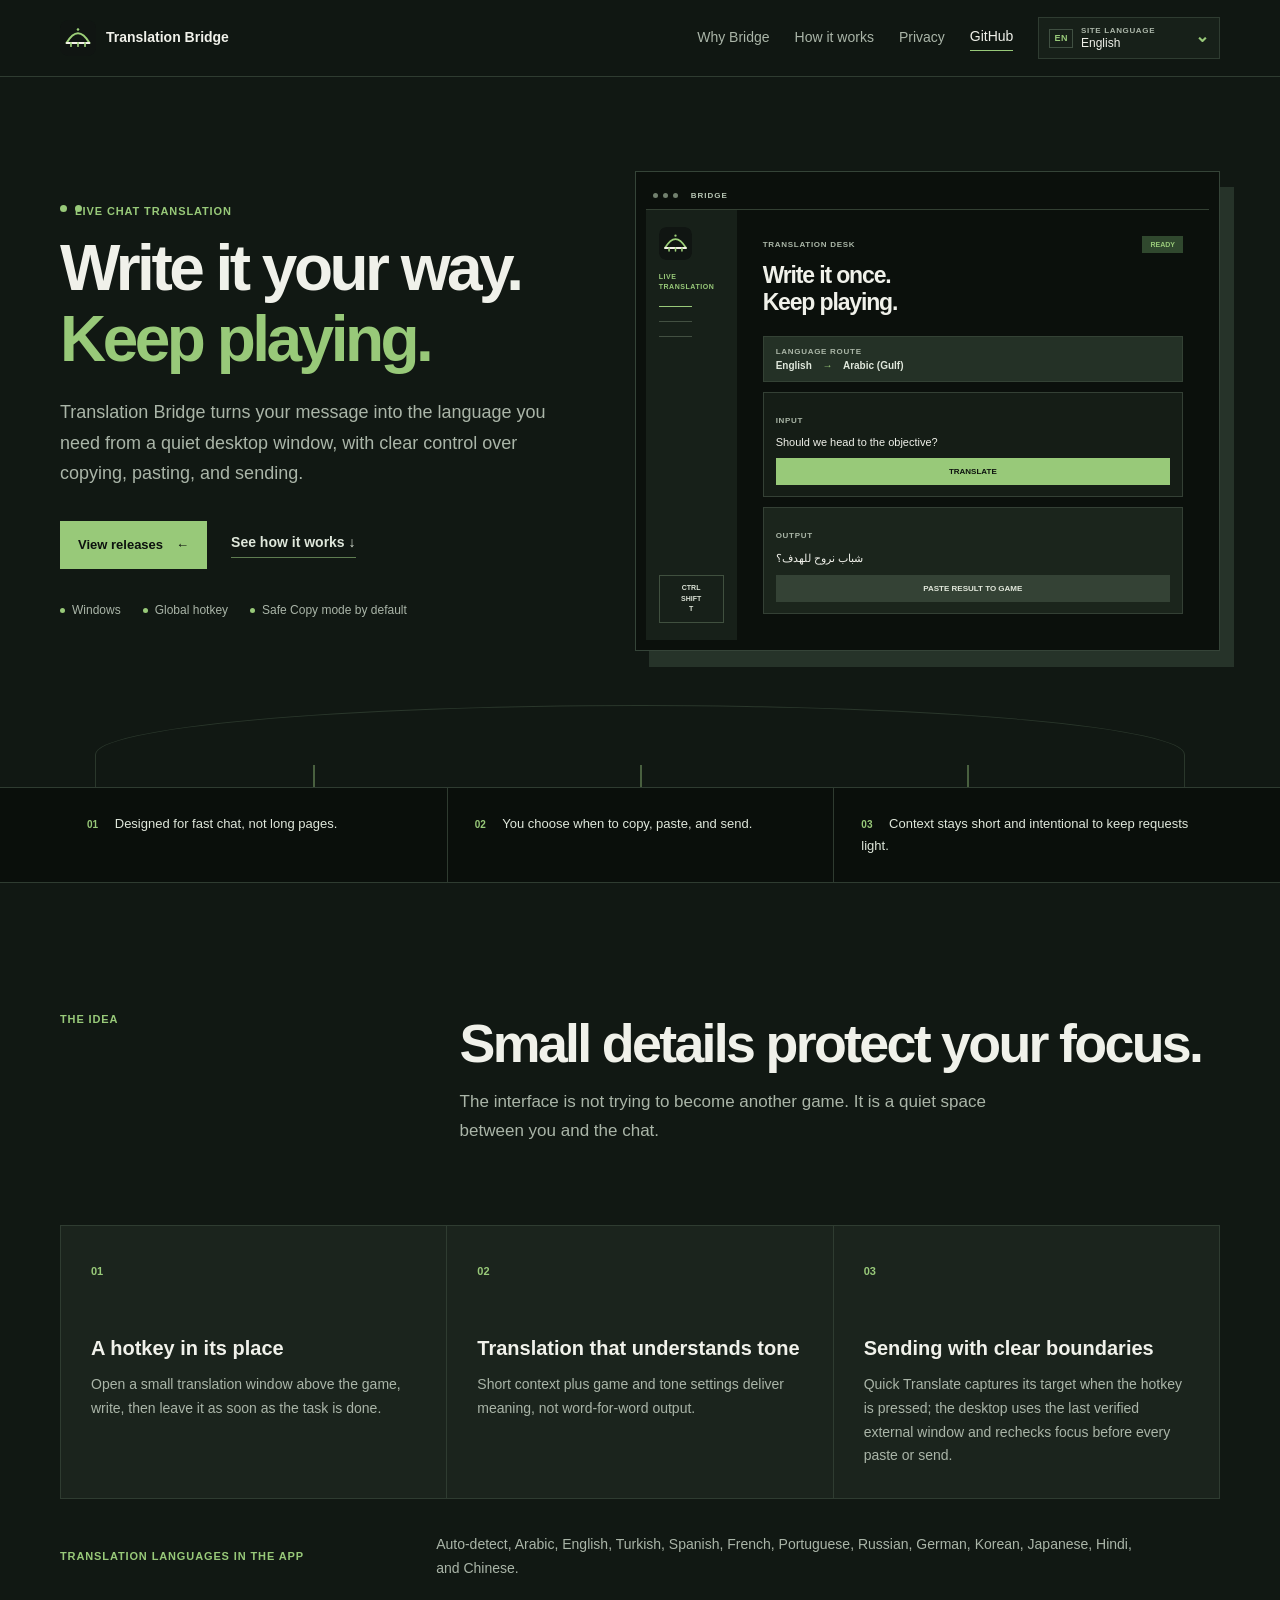
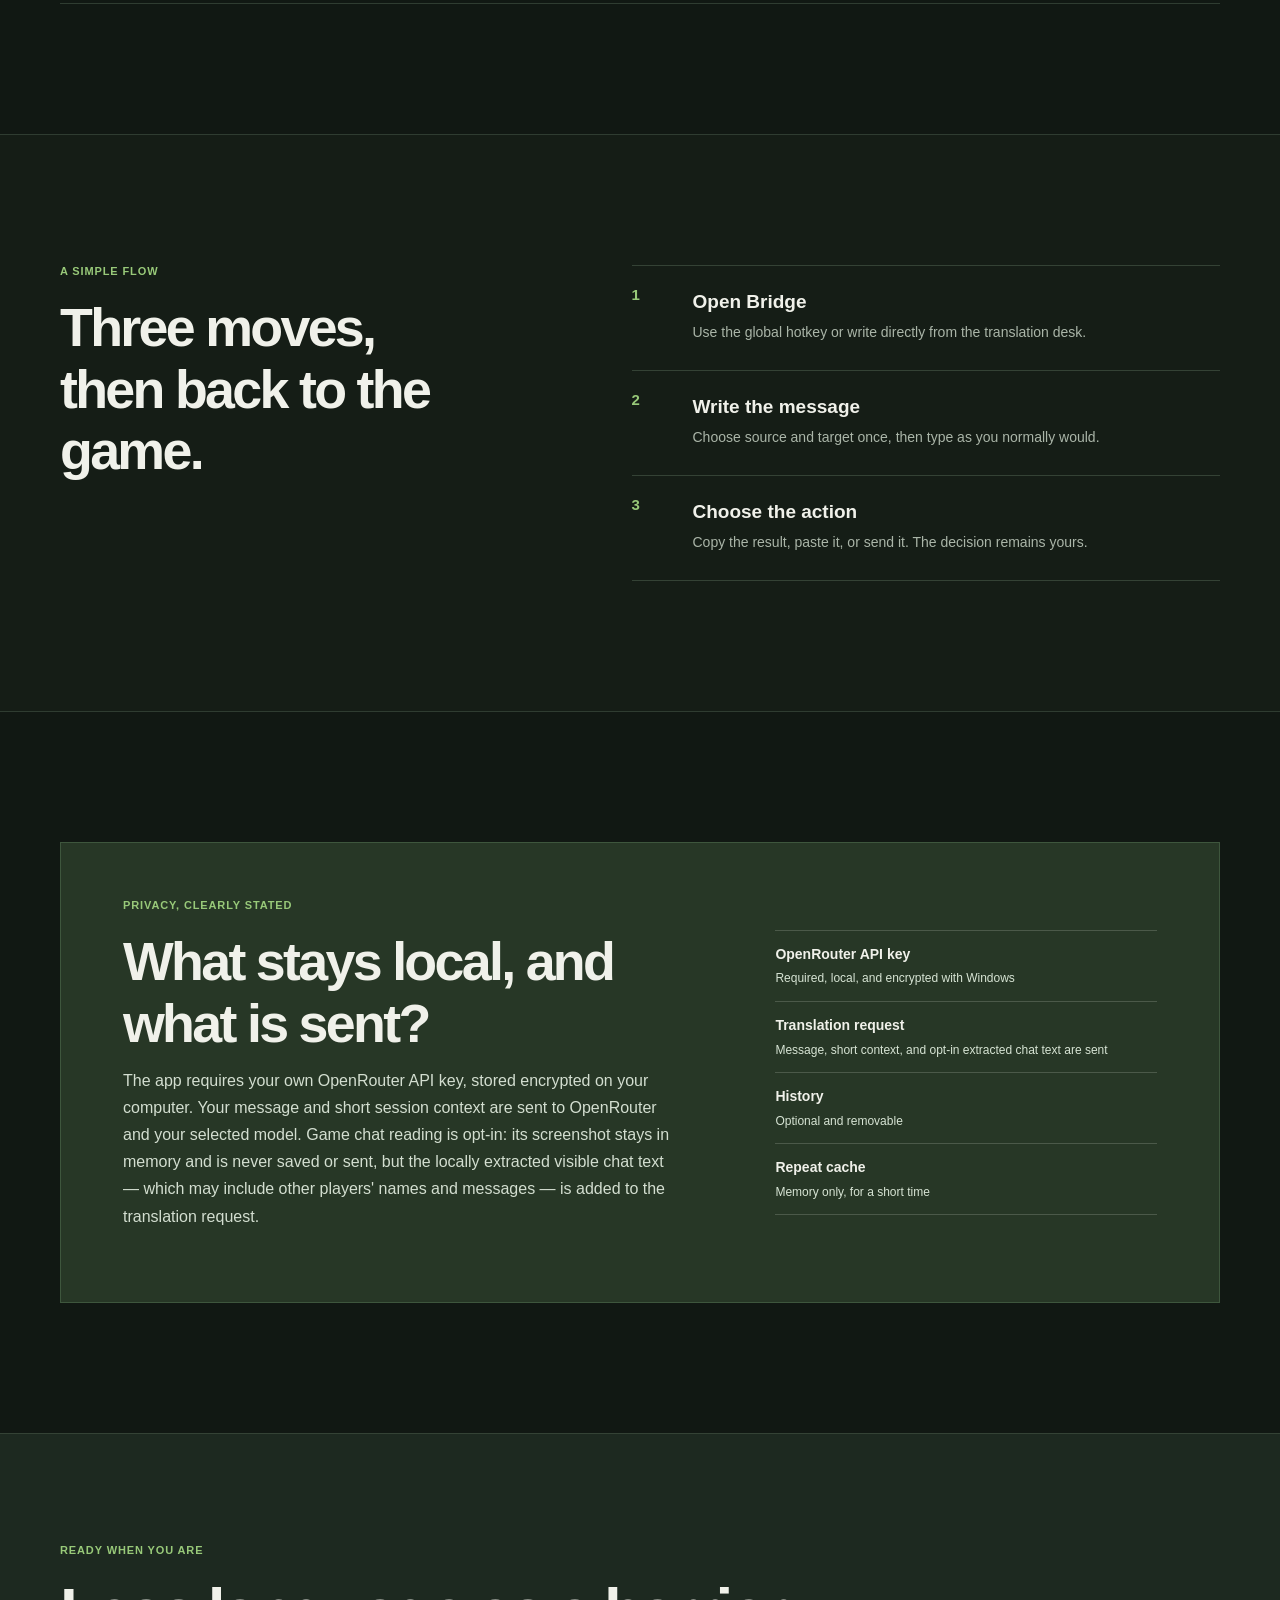
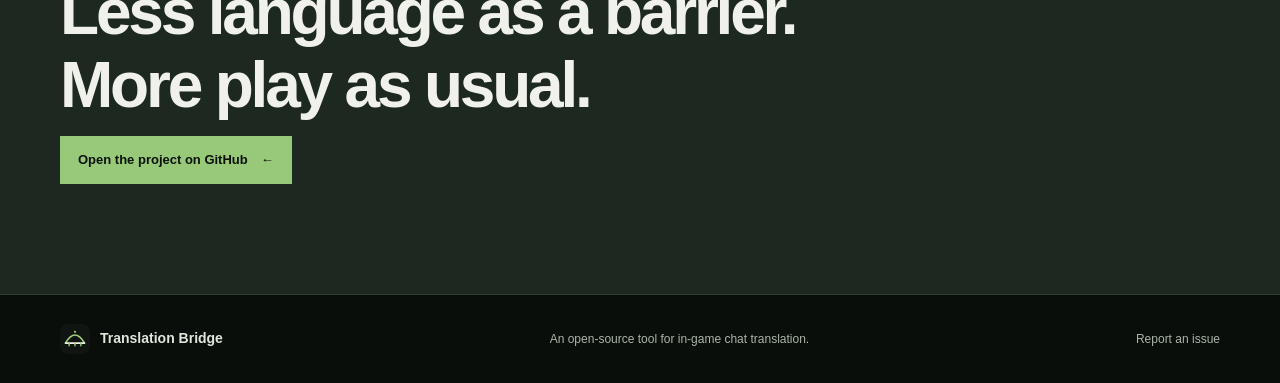
<file: docs/index.html>
<!doctype html>
<html lang="ar" dir="rtl">
<head>
  <meta charset="utf-8">
  <meta name="viewport" content="width=device-width, initial-scale=1">
  <meta name="description" content="أداة ويندوز خفيفة لترجمة محادثات الألعاب، مع اختصار عالمي وتحكم واضح في النسخ واللصق والإرسال.">
  <meta name="theme-color" content="#101512">
  <link rel="canonical" href="https://kenshln47.github.io/TRANSLATION-BRIDGE/">
  <meta property="og:type" content="website">
  <meta property="og:site_name" content="Translation Bridge">
  <meta property="og:locale" content="ar_SA">
  <meta property="og:locale:alternate" content="en_US">
  <meta property="og:title" content="Translation Bridge — اكتب بطريقتك وخلك في اللعب">
  <meta property="og:description" content="ترجمة عملية لمحادثات الألعاب بدون تشتيت.">
  <meta property="og:url" content="https://kenshln47.github.io/TRANSLATION-BRIDGE/">
  <meta property="og:image" content="https://kenshln47.github.io/TRANSLATION-BRIDGE/og-image.png">
  <meta property="og:image:width" content="1200">
  <meta property="og:image:height" content="630">
  <meta property="og:image:alt" content="Translation Bridge — ترجمة محادثات الألعاب">
  <meta name="twitter:card" content="summary_large_image">
  <meta name="twitter:title" content="Translation Bridge — اكتب بطريقتك وخلك في اللعب">
  <meta name="twitter:description" content="ترجمة عملية لمحادثات الألعاب بدون تشتيت.">
  <meta name="twitter:image" content="https://kenshln47.github.io/TRANSLATION-BRIDGE/og-image.png">
  <title>Translation Bridge — اكتب بطريقتك وخلك في اللعب</title>
  <link rel="icon" href="brand-mark.svg" type="image/svg+xml">
  <link rel="stylesheet" href="style.css">
</head>
<body>
  <a class="skip-link" href="#main" data-i18n="skip">تجاوز إلى المحتوى</a>

  <header class="site-header" data-header>
    <div class="container nav">
      <nav class="nav-links" id="site-nav" data-menu aria-label="التنقل الرئيسي" data-i18n-aria-label="navLabel">
        <a href="#why" data-i18n="navWhy">الفكرة</a>
        <a href="#flow" data-i18n="navFlow">كيف تعمل</a>
        <a href="#privacy" data-i18n="navPrivacy">الخصوصية</a>
        <a class="nav-github" href="https://github.com/kenshln47/TRANSLATION-BRIDGE" target="_blank" rel="noopener noreferrer">GitHub</a>
        <div class="language-switcher">
          <button class="language-button" type="button" aria-expanded="false" aria-controls="language-menu" aria-haspopup="listbox" data-language-toggle>
            <span class="language-button__flag" data-language-flag>AR</span>
            <span class="language-button__copy"><small data-i18n="languageLabel">لغة الموقع</small><span data-language-current>العربية</span></span>
            <span class="language-button__chevron" aria-hidden="true">⌄</span>
          </button>
          <div class="language-menu" id="language-menu" data-language-menu hidden>
            <div class="language-menu__heading"><span data-i18n="languageTitle">اختر لغة الموقع</span><small data-i18n="languageHint">واجهة الموقع متاحة بالعربية والإنجليزية</small></div>
            <div class="language-options" role="listbox" aria-label="لغات الموقع" data-i18n-aria-label="languageOptionsLabel">
              <button type="button" role="option" tabindex="-1" aria-selected="true" data-language="ar"><span class="language-option__code" aria-hidden="true">AR</span><span>العربية</span><span class="language-option__check" aria-hidden="true">✓</span></button>
              <button type="button" role="option" tabindex="-1" aria-selected="false" data-language="en"><span class="language-option__code" aria-hidden="true">EN</span><span>English</span><span class="language-option__check" aria-hidden="true">✓</span></button>
            </div>
          </div>
        </div>
      </nav>
      <a class="brand" href="#top" aria-label="Translation Bridge — الصفحة الرئيسية" data-i18n-aria-label="brandLabel">
        <img src="brand-mark.svg" width="36" height="36" alt="">
        <span>Translation Bridge</span>
      </a>
      <button class="menu-toggle" type="button" aria-expanded="false" aria-controls="site-nav" data-menu-toggle>
        <span></span><span></span><span></span><span class="sr-only" data-menu-label>فتح القائمة</span>
      </button>
    </div>
  </header>

  <main id="main">
    <section class="hero" id="top">
      <div class="container hero-grid">
        <div class="hero-copy reveal">
          <p class="eyebrow"><span></span> <span data-i18n="eyebrow">ترجمة للمحادثة، لا للضجيج</span></p>
          <h1 data-i18n-html="heroTitle">اكتب بطريقتك.<br><em>وخلك في اللعب.</em></h1>
          <p class="hero-text" data-i18n="heroText">Translation Bridge يحوّل رسائلك إلى اللغة التي تحتاجها من نافذة خفيفة، مع تحكم واضح في النسخ واللصق والإرسال.</p>
          <div class="hero-actions">
            <a class="button button-primary" href="https://github.com/kenshln47/TRANSLATION-BRIDGE/releases" target="_blank" rel="noopener noreferrer"><span data-i18n="release">عرض الإصدارات</span> <span aria-hidden="true">←</span></a>
            <a class="text-link" href="#flow"><span data-i18n="seeFlow">شوف طريقة العمل</span> <span aria-hidden="true">↓</span></a>
          </div>
          <ul class="hero-notes" aria-label="مزايا أساسية" data-i18n-aria-label="keyFeaturesLabel">
            <li data-i18n="noteWindows">ويندوز</li>
            <li data-i18n="noteHotkey">اختصار عالمي</li>
            <li data-i18n="noteCopy">وضع النسخ الآمن افتراضياً</li>
          </ul>
        </div>

        <div class="product-frame reveal" aria-label="تصور لواجهة Translation Bridge" data-i18n-aria-label="productPreviewLabel">
          <div class="window-bar"><span></span><span></span><span></span><b>BRIDGE</b></div>
          <div class="window-body">
            <aside class="mini-rail">
              <img src="brand-mark.svg" width="33" height="33" alt="">
              <small>LIVE<br>TRANSLATION</small>
              <div class="mini-line active"></div><div class="mini-line"></div><div class="mini-line"></div>
              <kbd>CTRL<br>SHIFT<br>T</kbd>
            </aside>
            <div class="mini-desk">
              <div class="mini-title"><span>TRANSLATION DESK</span><i>READY</i></div>
              <h2 data-i18n-html="deskTitle">Write it once.<br>Keep playing.</h2>
              <div class="route"><small>LANGUAGE ROUTE</small><strong data-demo-route>العربية <b>→</b> English</strong></div>
              <div class="mini-card"><small>INPUT</small><p data-demo-input>شباب نروح للهدف؟</p><button>TRANSLATE</button></div>
              <div class="mini-card output"><small>OUTPUT</small><p data-demo-output>Should we head to the objective?</p><button class="quiet">PASTE RESULT TO GAME</button></div>
            </div>
          </div>
        </div>
      </div>
      <div class="bridge-stroke" aria-hidden="true"><i></i><i></i><i></i></div>
    </section>

    <section class="proof" aria-label="مبادئ المنتج" data-i18n-aria-label="productPrinciplesLabel">
      <div class="container proof-grid reveal">
        <p><b>01</b> <span data-i18n="proofOne">مصمم للمحادثة السريعة، لا للصفحات الطويلة.</span></p>
        <p><b>02</b> <span data-i18n="proofTwo">أنت تختار متى تنسخ ومتى تلصق ومتى ترسل.</span></p>
        <p><b>03</b> <span data-i18n="proofThree">السياق قصير ومحدد حتى تبقى الاستجابة خفيفة.</span></p>
      </div>
    </section>

    <section class="section" id="why">
      <div class="container split-heading reveal">
        <p class="eyebrow" data-i18n="whyEyebrow">الفكرة</p>
        <div><h2 data-i18n="whyTitle">الأشياء الصغيرة هي التي تحافظ على تركيزك.</h2><p data-i18n="whyText">لذلك الواجهة لا تحاول أن تكون لعبة ثانية. هي مساحة هادئة بينك وبين الدردشة.</p></div>
      </div>
      <div class="container feature-grid">
        <article class="feature reveal"><span>01</span><h3 data-i18n="featureOneTitle">اختصار في مكانه</h3><p data-i18n="featureOneText">افتح نافذة ترجمة صغيرة فوق اللعبة، اكتب، ثم اختفِ منها مباشرة بعد إنهاء المهمة.</p></article>
        <article class="feature reveal"><span>02</span><h3 data-i18n="featureTwoTitle">ترجمة تفهم النبرة</h3><p data-i18n="featureTwoText">تستخدم الأداة سياقاً قصيراً وإعدادات للعبة والنبرة بدل ترجمة كلمة بكلمة.</p></article>
        <article class="feature reveal"><span>03</span><h3 data-i18n="featureThreeTitle">إرسال بحدود واضحة</h3><p data-i18n="featureThreeText">تحفظ النافذة السريعة هدفها لحظة ضغط الاختصار، وتستخدم الواجهة آخر نافذة خارجية موثقة مع إعادة فحص التركيز قبل كل لصق أو إرسال.</p></article>
      </div>
      <div class="container app-languages reveal" aria-labelledby="app-languages-title">
        <p class="eyebrow" id="app-languages-title" data-i18n="appLanguagesTitle">لغات الترجمة داخل التطبيق</p>
        <p data-i18n="appLanguagesText">اكتشاف تلقائي، العربية، الإنجليزية، التركية، الإسبانية، الفرنسية، البرتغالية، الروسية، الألمانية، الكورية، اليابانية، الهندية والصينية.</p>
      </div>
    </section>

    <section class="section flow-section" id="flow">
      <div class="container flow-layout">
        <div class="flow-intro reveal"><p class="eyebrow" data-i18n="flowEyebrow">خط سير بسيط</p><h2 data-i18n-html="flowTitle">ثلاث حركات،<br>وباقي الوقت للعب.</h2></div>
        <ol class="flow-list">
          <li class="reveal"><span>1</span><div><h3 data-i18n="stepOneTitle">افتح Bridge</h3><p data-i18n="stepOneText">استخدم الاختصار العالمي أو اكتب مباشرة من مساحة الترجمة.</p></div></li>
          <li class="reveal"><span>2</span><div><h3 data-i18n="stepTwoTitle">اكتب الرسالة</h3><p data-i18n="stepTwoText">حدد لغتي المصدر والهدف مرة، ثم اكتب بالطريقة المعتادة.</p></div></li>
          <li class="reveal"><span>3</span><div><h3 data-i18n="stepThreeTitle">اختر الفعل</h3><p data-i18n="stepThreeText">انسخ النتيجة فقط، الصقها، أو أرسلها — القرار يبقى لك.</p></div></li>
        </ol>
      </div>
    </section>

    <section class="section privacy" id="privacy">
      <div class="container privacy-card reveal">
        <div><p class="eyebrow" data-i18n="privacyEyebrow">خصوصية مفهومة</p><h2 data-i18n="privacyTitle">ما الذي يبقى محلياً، وما الذي يُرسل؟</h2><p data-i18n="privacyText">يتطلب التطبيق مفتاح OpenRouter خاصاً بك ويُحفظ مشفراً على جهازك. تُرسل رسالتك والسياق القصير إلى OpenRouter والنموذج المختار. قراءة شات اللعبة اختيارية: تبقى الصورة في الذاكرة ولا تُحفظ أو تُرسل، لكن نص الشات المرئي المستخرج محلياً — وقد يشمل أسماء ورسائل لاعبين آخرين — يُضاف إلى طلب الترجمة.</p></div>
        <ul>
          <li><b data-i18n="privacyKey">مفتاح OpenRouter</b><span data-i18n="privacyKeyText">مطلوب، ومحلي ومشفر في ويندوز</span></li>
          <li><b data-i18n="privacyProvider">طلب الترجمة</b><span data-i18n="privacyProviderText">تُرسل الرسالة والسياق القصير ونص الشات المستخرج عند تفعيله</span></li>
          <li><b data-i18n="privacyHistory">السجل</b><span data-i18n="privacyHistoryText">اختياري ويمكن مسحه</span></li>
          <li><b data-i18n="privacyCache">التخزين المؤقت</b><span data-i18n="privacyCacheText">في الذاكرة لمدة قصيرة فقط</span></li>
        </ul>
      </div>
    </section>

    <section class="final-cta">
      <div class="container reveal"><p class="eyebrow" data-i18n="ctaEyebrow">جاهز عندما تكون أنت جاهز</p><h2 data-i18n-html="ctaTitle">لغة أقل كحاجز.<br>لعب أكثر كالمعتاد.</h2><a class="button button-dark" href="https://github.com/kenshln47/TRANSLATION-BRIDGE" target="_blank" rel="noopener noreferrer"><span data-i18n="ctaButton">افتح المشروع على GitHub</span> <span aria-hidden="true">←</span></a></div>
    </section>
  </main>

  <footer class="footer"><div class="container"><a class="brand" href="#top"><img src="brand-mark.svg" width="30" height="30" alt=""><span>Translation Bridge</span></a><p data-i18n="footer">أداة مفتوحة المصدر لترجمة محادثات الألعاب.</p><a href="https://github.com/kenshln47/TRANSLATION-BRIDGE/issues" target="_blank" rel="noopener noreferrer" data-i18n="report">الإبلاغ عن مشكلة</a></div></footer>
  <script src="script.js"></script>
</body>
</html>
</file>
<file: docs/style.css>
:root {
  --ink: #0d120e;
  --ink-soft: #172019;
  --panel: #1b241d;
  --panel-raised: #233025;
  --green: #98c979;
  --green-muted: #5f7d51;
  --mist: #dfe7db;
  --paper: #111813;
  --white: #f0f1ea;
  --line: #2f3c31;
  --muted: #aab5a8;
  --serif: "Segoe UI Variable", "Segoe UI", Tahoma, Arial, sans-serif;
  --sans: "Segoe UI Variable", "Segoe UI", Tahoma, Arial, sans-serif;
}

* { box-sizing: border-box; }
html { scroll-behavior: smooth; }
body { margin: 0; background: var(--paper); color: var(--white); font-family: var(--serif); line-height: 1.7; }
a { color: inherit; }
button:focus-visible, a:focus-visible { outline: 2px solid var(--green); outline-offset: 3px; }
.container { width: min(1160px, calc(100% - 48px)); margin: 0 auto; }
.sr-only { clip: rect(0, 0, 0, 0); clip-path: inset(50%); height: 1px; overflow: hidden; position: absolute; white-space: nowrap; width: 1px; }
.skip-link { background: var(--green); color: var(--ink); inset-inline-start: 18px; padding: 8px 14px; position: fixed; top: -50px; z-index: 20; }
.skip-link:focus { top: 18px; }

.site-header { background: rgba(17, 24, 19, .92); border-bottom: 1px solid var(--line); position: sticky; top: 0; z-index: 10; backdrop-filter: blur(12px); }
.nav { align-items: center; display: flex; height: 76px; justify-content: space-between; }
html[dir="ltr"] .nav { flex-direction: row-reverse; }
.brand { align-items: center; display: inline-flex; direction: ltr; font-family: var(--sans); font-size: 14px; font-weight: 700; gap: 10px; text-decoration: none; white-space: nowrap; }
.brand img { border-radius: 8px; display: block; }
.nav-links { align-items: center; display: flex; font-size: 14px; font-weight: 500; gap: 25px; }
.nav-links > a { color: var(--muted); text-decoration: none; }
.nav-links > a:hover { color: var(--green); }
.nav-github { border-bottom: 1px solid var(--green); color: var(--white) !important; padding-bottom: 2px; }
.language-switcher { position: relative; }
.language-button { align-items: center; background: var(--ink-soft); border: 1px solid var(--line); color: var(--white); cursor: pointer; display: inline-flex; font: 500 12px var(--serif); gap: 8px; min-height: 42px; padding: 5px 10px; text-align: start; }
.language-button:hover, .language-button[aria-expanded="true"] { border-color: var(--green-muted); background: var(--ink-soft); }
.language-button__flag { border: 1px solid #405042; color: var(--green); font: 700 9px/1 var(--sans); letter-spacing: .06em; padding: 4px; }.language-button__copy { display: grid; line-height: 1.15; min-width: 106px; }.language-button__copy small { color: var(--muted); font: 700 8px var(--sans); letter-spacing: .08em; text-transform: uppercase; }.language-button__copy > span { margin-top: 2px; }.language-button__chevron { color: var(--green); font: 700 17px/1 var(--sans); transform: translateY(-2px); transition: transform .16s ease; }.language-button[aria-expanded="true"] .language-button__chevron { transform: rotate(180deg) translateY(2px); }
.language-menu { background: #182019; border: 1px solid #405042; box-shadow: 0 18px 45px rgba(0,0,0,.42); left: 0; padding: 9px; position: absolute; top: calc(100% + 9px); width: 310px; z-index: 30; }
.language-menu[hidden] { display: none; }
.language-menu__heading { border-bottom: 1px solid var(--line); display: grid; gap: 2px; padding: 9px 10px 11px; }.language-menu__heading > span { color: var(--white); font: 700 13px var(--serif); }.language-menu__heading small { color: var(--muted); font-size: 11px; }.language-options { display: grid; gap: 5px; grid-template-columns: 1fr; padding-top: 8px; }.language-options button { align-items: center; background: transparent; border: 1px solid transparent; color: var(--mist); cursor: pointer; display: grid; font: 600 13px var(--serif); gap: 10px; grid-template-columns: 27px 1fr 16px; min-height: 44px; padding: 8px 10px; text-align: start; width: 100%; }.language-option__code { border: 1px solid #405042; color: var(--muted); font: 700 9px/1 var(--sans); letter-spacing: .06em; padding: 4px 3px; text-align: center; }.language-option__check { color: var(--green); font-family: var(--sans); opacity: 0; text-align: end; }.language-options button[aria-selected="true"] .language-option__check { opacity: 1; }.language-options button:hover, .language-options button[aria-selected="true"] { background: var(--panel-raised); border-color: #3d503e; color: var(--green); }.language-options button[aria-selected="true"] .language-option__code { border-color: var(--green-muted); color: var(--green); }
.menu-toggle { background: none; border: 0; cursor: pointer; display: none; padding: 9px 0; }
.menu-toggle > span:not(.sr-only) { background: var(--white); display: block; height: 1px; margin: 5px 0; width: 22px; }

.hero { min-height: 710px; overflow: hidden; padding: 94px 0 68px; position: relative; }
.hero-grid { align-items: center; display: grid; gap: 76px; grid-template-columns: minmax(0, .92fr) minmax(440px, 1.08fr); position: relative; z-index: 1; }
.hero-copy { min-width: 0; }.eyebrow { align-items: center; color: var(--green); display: flex; flex-wrap: nowrap; font-family: var(--sans); font-size: 11px; font-weight: 700; gap: 8px; letter-spacing: .08em; line-height: 1.25; margin: 0 0 18px; min-height: 14px; text-transform: uppercase; white-space: nowrap; }
.eyebrow > span { background: var(--green); border-radius: 50%; height: 7px; width: 7px; }
h1, h2, h3, p { margin-top: 0; } h1 { font-size: clamp(42px, 5vw, 72px); letter-spacing: -.055em; line-height: 1.1; margin-bottom: 23px; max-width: 100%; overflow-wrap: anywhere; } h1 em { color: var(--green); font-style: normal; }
.hero-text { color: var(--muted); font-size: 18px; max-width: 535px; }.hero-actions { align-items: center; display: flex; flex-wrap: wrap; gap: 24px; margin: 32px 0 31px; }
.button { align-items: center; display: inline-flex; font-family: var(--sans); font-size: 13px; font-weight: 700; gap: 13px; justify-content: center; padding: 13px 18px; text-decoration: none; transition: transform .2s ease, background .2s ease; }
.button:hover { transform: translateY(-2px); }.button-primary { background: var(--green); color: var(--ink); }.button-primary:hover { background: #b0dc91; }.text-link { border-bottom: 1px solid var(--green-muted); color: var(--mist); font-size: 14px; font-weight: 600; padding-bottom: 2px; text-decoration: none; }
.hero-notes { color: var(--muted); display: flex; flex-wrap: wrap; font-size: 12px; gap: 22px; list-style: none; margin: 0; padding: 0; }.hero-notes li { align-items: center; display: flex; gap: 7px; }.hero-notes li::before { background: var(--green); border-radius: 50%; content: ""; height: 5px; width: 5px; }

.product-frame { background: #0b100c; border: 1px solid #354438; box-shadow: 14px 16px 0 #263329; color: var(--white); direction: ltr; overflow: hidden; padding: 10px; }
.window-bar { align-items: center; border-bottom: 1px solid #334033; display: flex; gap: 5px; height: 28px; padding: 0 7px; }.window-bar span { background: #71806e; border-radius: 50%; height: 5px; width: 5px; }.window-bar b { color: #b7c5b4; font: 700 8px var(--sans); letter-spacing: .13em; margin-left: 8px; }
.window-body { display: flex; min-height: 415px; }.mini-rail { background: #172019; display: flex; flex: 0 0 91px; flex-direction: column; padding: 17px 13px; }.mini-rail img { border-radius: 7px; margin-bottom: 12px; }.mini-rail small { color: var(--green); font: 700 7px/1.45 var(--sans); letter-spacing: .08em; }.mini-line { background: #435042; height: 1px; margin-top: 14px; width: 33px; }.mini-line.active { background: var(--green); }.mini-rail kbd { border: 1px solid #40503f; color: #dbe2d6; font: 600 7px/1.5 var(--sans); margin-top: auto; padding: 7px; text-align: center; }
.mini-desk { padding: 26px; width: 100%; }.mini-title { align-items: center; display: flex; justify-content: space-between; }.mini-title span, .mini-card small, .route small { color: #aab6a7; font: 700 8px var(--sans); letter-spacing: .09em; }.mini-title i { background: #30482e; color: var(--green); font: 700 7px var(--sans); font-style: normal; padding: 5px 8px; }.mini-desk h2 { color: var(--white); font: 700 23px/1.18 var(--sans); letter-spacing: -.05em; margin: 9px 0 20px; }
.route { background: #243126; border: 1px solid #344235; margin-bottom: 10px; padding: 10px 12px; }.route small, .route strong { display: block; }.route strong { color: var(--mist); font: 600 10px var(--serif); margin-top: 4px; }.route strong b { color: var(--green); font-family: var(--sans); margin: 0 8px; }.mini-card { background: #151d16; border: 1px solid #344035; margin-top: 10px; padding: 11px 12px; }.mini-card p { color: #f0f1ea; font: 500 11px var(--serif); margin: 5px 0 10px; }.mini-card button { background: var(--green); border: 0; color: var(--ink); display: block; font: 700 8px var(--sans); height: 27px; width: 100%; }.mini-card.output { background: #1b251c; }.mini-card .quiet { background: #344235; color: #e1e7db; }
.bridge-stroke { bottom: -17px; direction: ltr; height: 130px; left: 50%; opacity: .72; position: absolute; transform: translateX(-50%); width: min(1090px, 95vw); }.bridge-stroke::before { border: 1px solid #344335; border-bottom: 0; border-radius: 50% 50% 0 0; content: ""; inset: 31px 0 0; position: absolute; }.bridge-stroke i { background: var(--green-muted); bottom: 0; height: 39px; position: absolute; width: 2px; }.bridge-stroke i:nth-child(1) { left: 20%; }.bridge-stroke i:nth-child(2) { left: 50%; }.bridge-stroke i:nth-child(3) { left: 80%; }

.proof { background: #0a0f0b; border-block: 1px solid var(--line); color: var(--mist); }.proof-grid { display: grid; grid-template-columns: repeat(3, 1fr); }.proof-grid p { border-inline-start: 1px solid #2f3b30; font-size: 13px; margin: 0; padding: 25px 27px; }.proof-grid p:first-child { border-inline-start: 0; }.proof-grid b { color: var(--green); font-family: var(--sans); font-size: 10px; margin-inline-end: 13px; }

.section { padding: 130px 0; }.split-heading { align-items: start; display: grid; gap: 58px; grid-template-columns: .62fr 1.38fr; margin-bottom: 62px; }.split-heading h2, .flow-intro h2, .privacy h2, .final-cta h2 { font-size: clamp(32px, 4.2vw, 55px); letter-spacing: -.05em; line-height: 1.15; margin-bottom: 13px; }.split-heading div > p { color: var(--muted); font-size: 17px; max-width: 550px; }
.feature-grid { background: var(--line); border: 1px solid var(--line); display: grid; gap: 1px; grid-template-columns: repeat(3, 1fr); }.feature { background: var(--panel); min-height: 255px; padding: 30px; }.feature span { color: var(--green); font: 700 11px var(--sans); }.feature h3 { font-size: 20px; margin: 48px 0 8px; }.feature p { color: var(--muted); font-size: 14px; margin: 0; }.app-languages { border-bottom: 1px solid var(--line); display: grid; gap: 24px; grid-template-columns: .62fr 1.38fr; padding-bottom: 22px; padding-top: 34px; }.app-languages .eyebrow, .app-languages > p { margin: 0; }.app-languages > p:last-child { color: var(--muted); font-size: 14px; max-width: 720px; }
.flow-section { background: #151d16; border-block: 1px solid var(--line); }.flow-layout { display: grid; gap: 90px; grid-template-columns: .9fr 1.1fr; }.flow-list { list-style: none; margin: 0; padding: 0; }.flow-list li { border-top: 1px solid #344235; display: grid; gap: 21px; grid-template-columns: 40px 1fr; padding: 20px 0 25px; }.flow-list li:last-child { border-bottom: 1px solid #344235; }.flow-list span { color: var(--green); font: 700 15px var(--sans); }.flow-list h3 { font-size: 19px; margin-bottom: 3px; }.flow-list p { color: var(--muted); font-size: 14px; margin-bottom: 0; }
.privacy { padding-bottom: 130px; }.privacy-card { background: #273726; border: 1px solid #3e563d; color: var(--white); display: grid; gap: 80px; grid-template-columns: 1.2fr .8fr; padding: 56px 62px; }.privacy-card .eyebrow { color: var(--green); }.privacy-card h2 { margin-bottom: 12px; }.privacy-card > div > p:last-child { color: #d3ded0; font-size: 16px; max-width: 560px; }.privacy-card ul { align-self: center; list-style: none; margin: 0; padding: 0; }.privacy-card li { border-top: 1px solid rgba(238, 245, 232, .18); padding: 12px 0; }.privacy-card li:last-child { border-bottom: 1px solid rgba(238, 245, 232, .18); }.privacy-card b, .privacy-card span { display: block; }.privacy-card b { font-size: 14px; }.privacy-card span { color: #d7e4d4; font-size: 12px; margin-top: 2px; }
.final-cta { background: #1d2920; border-top: 1px solid #344235; padding: 110px 0; }.final-cta .eyebrow { color: var(--green); }.final-cta h2 { font-size: clamp(37px, 5vw, 66px); max-width: 740px; }.button-dark { background: var(--green); color: var(--ink); }.button-dark:hover { background: #b0dc91; }.footer { background: #090e0a; border-top: 1px solid var(--line); color: var(--mist); padding: 29px 0; }.footer .container { align-items: center; display: flex; gap: 30px; justify-content: space-between; }.footer p, .footer > .container > a:last-child { color: var(--muted); font-size: 12px; margin: 0; }.footer > .container > a:last-child { text-decoration: none; }

.reveal { opacity: 0; transform: translateY(12px); transition: opacity .55s ease, transform .55s ease; }.reveal.is-visible { opacity: 1; transform: translateY(0); }@media (prefers-reduced-motion: reduce) { html { scroll-behavior: auto; }.reveal { opacity: 1; transform: none; transition: none; } }
@media (max-width: 900px) { .hero { padding-top: 62px; }.hero-grid { gap: 55px; grid-template-columns: 1fr; }.hero-copy { max-width: 620px; }.product-frame { margin: 0 auto; max-width: 600px; width: 100%; }.split-heading, .flow-layout, .privacy-card, .app-languages { gap: 35px; grid-template-columns: 1fr; }.split-heading { margin-bottom: 40px; }.proof-grid { grid-template-columns: 1fr; }.proof-grid p, .proof-grid p:first-child { border-block-end: 1px solid #2f3b30; border-inline-start: 0; }.proof-grid p:last-child { border-block-end: 0; } }
@media (max-width: 680px) { .container { width: min(100% - 32px, 1160px); }.nav { height: 66px; }.brand { font-size: 12px; order: 2; }.menu-toggle { display: block; order: 1; }.nav-links { background: #131b14; border-bottom: 1px solid var(--line); display: none; flex-direction: column; align-items: stretch; gap: 0; left: 0; padding: 10px 16px 18px; position: absolute; right: 0; top: 66px; }.nav-links.is-open { display: flex; }.nav-links > a { border-bottom: 1px solid var(--line); padding: 10px 0; }.language-switcher { margin-top: 12px; }.language-button { justify-content: space-between; width: 100%; }.language-menu { box-shadow: none; margin-top: 8px; position: static; width: 100%; }.hero { min-height: 0; padding-bottom: 72px; padding-top: 58px; }.eyebrow { font-size: 10px; letter-spacing: .045em; margin-bottom: 14px; white-space: nowrap; }.hero-copy h1 { font-size: clamp(42px, 10.8vw, 62px); line-height: 1.08; }.hero-text { font-size: 16px; }.hero-actions { align-items: flex-start; flex-direction: column; gap: 16px; }.product-frame { box-shadow: 9px 10px 0 #263329; }.window-body { min-height: 365px; }.mini-rail { flex-basis: 67px; padding: 14px 9px; }.mini-rail small { font-size: 6px; }.mini-desk { padding: 20px 14px; }.mini-desk h2 { font-size: 19px; }.mini-card p { font-size: 10px; }.bridge-stroke { height: 80px; }.section { padding: 82px 0; }.feature-grid { grid-template-columns: 1fr; }.feature { min-height: auto; padding: 26px; }.feature h3 { margin-top: 34px; }.app-languages { gap: 12px; padding-top: 28px; }.privacy-card { margin: 0 -16px; padding: 38px 24px; }.final-cta { padding: 80px 0; }.footer .container { align-items: flex-start; flex-direction: column; gap: 14px; } }
</file>
